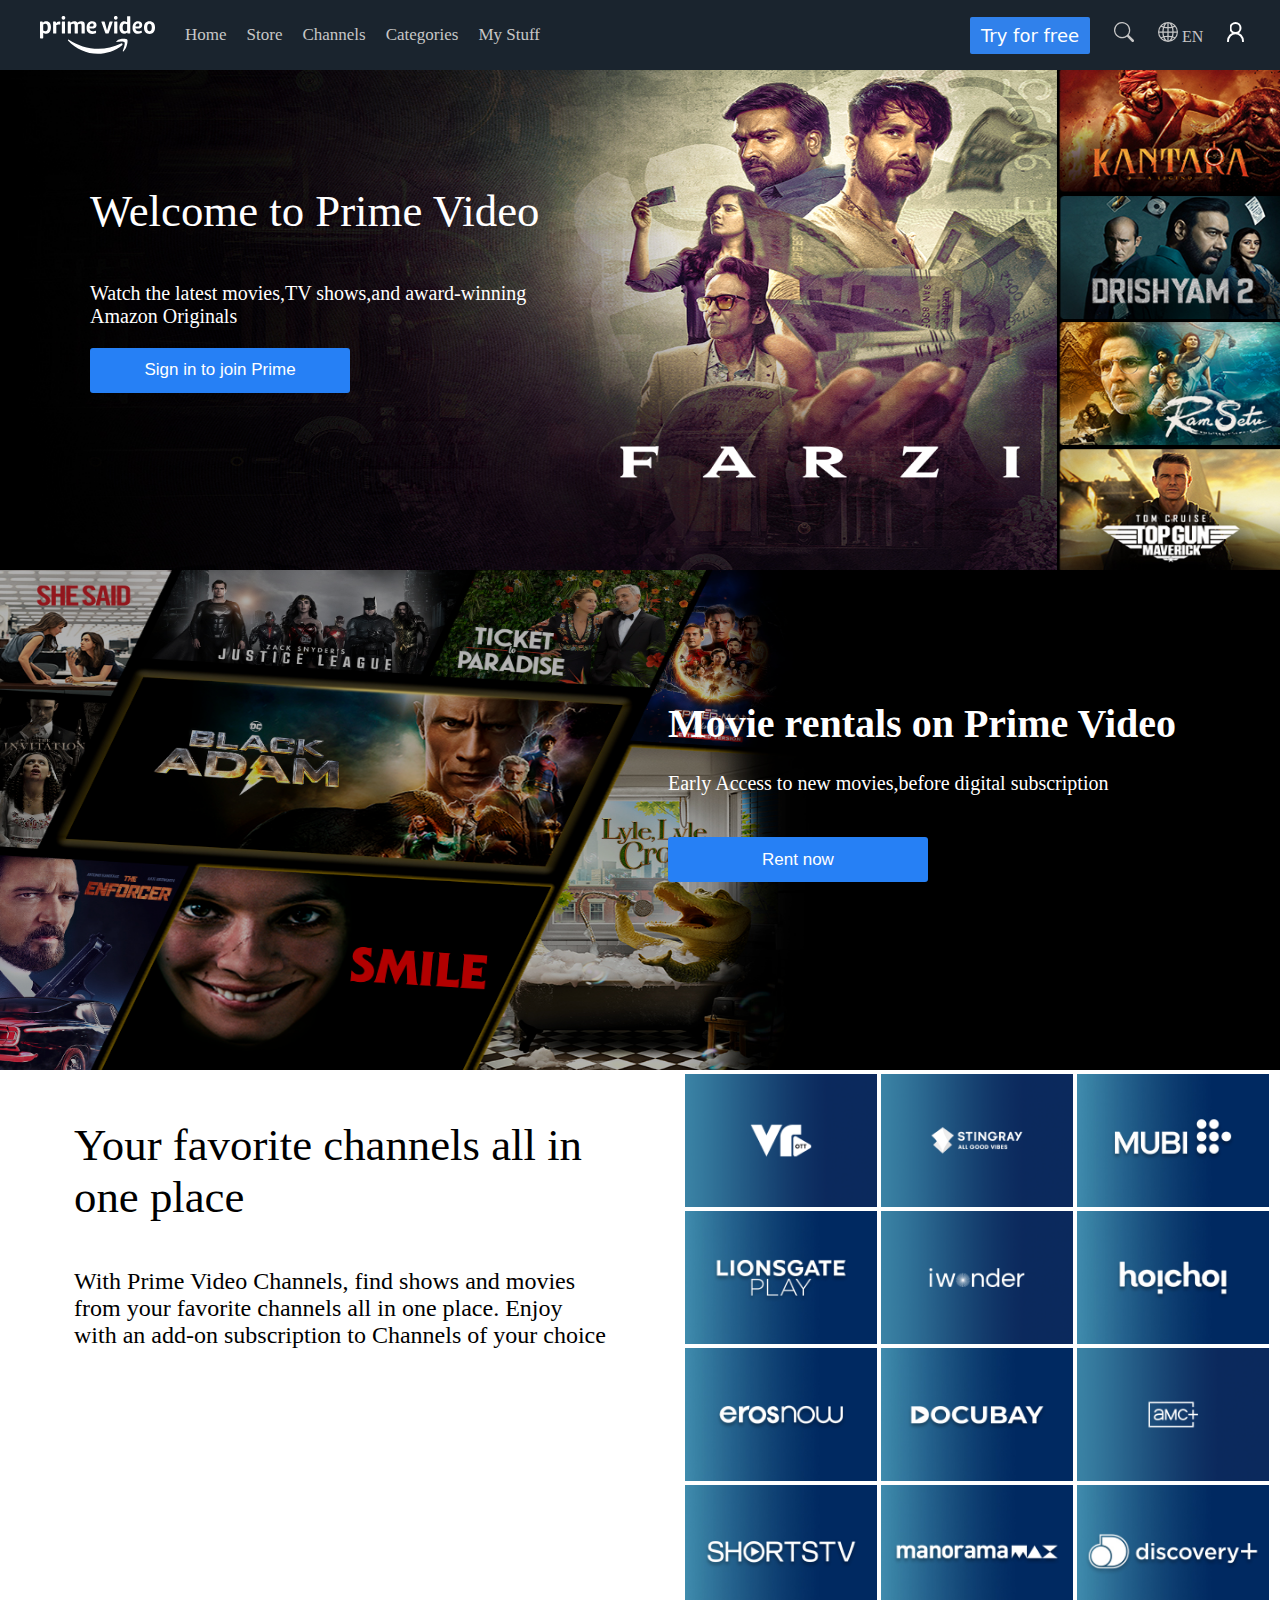
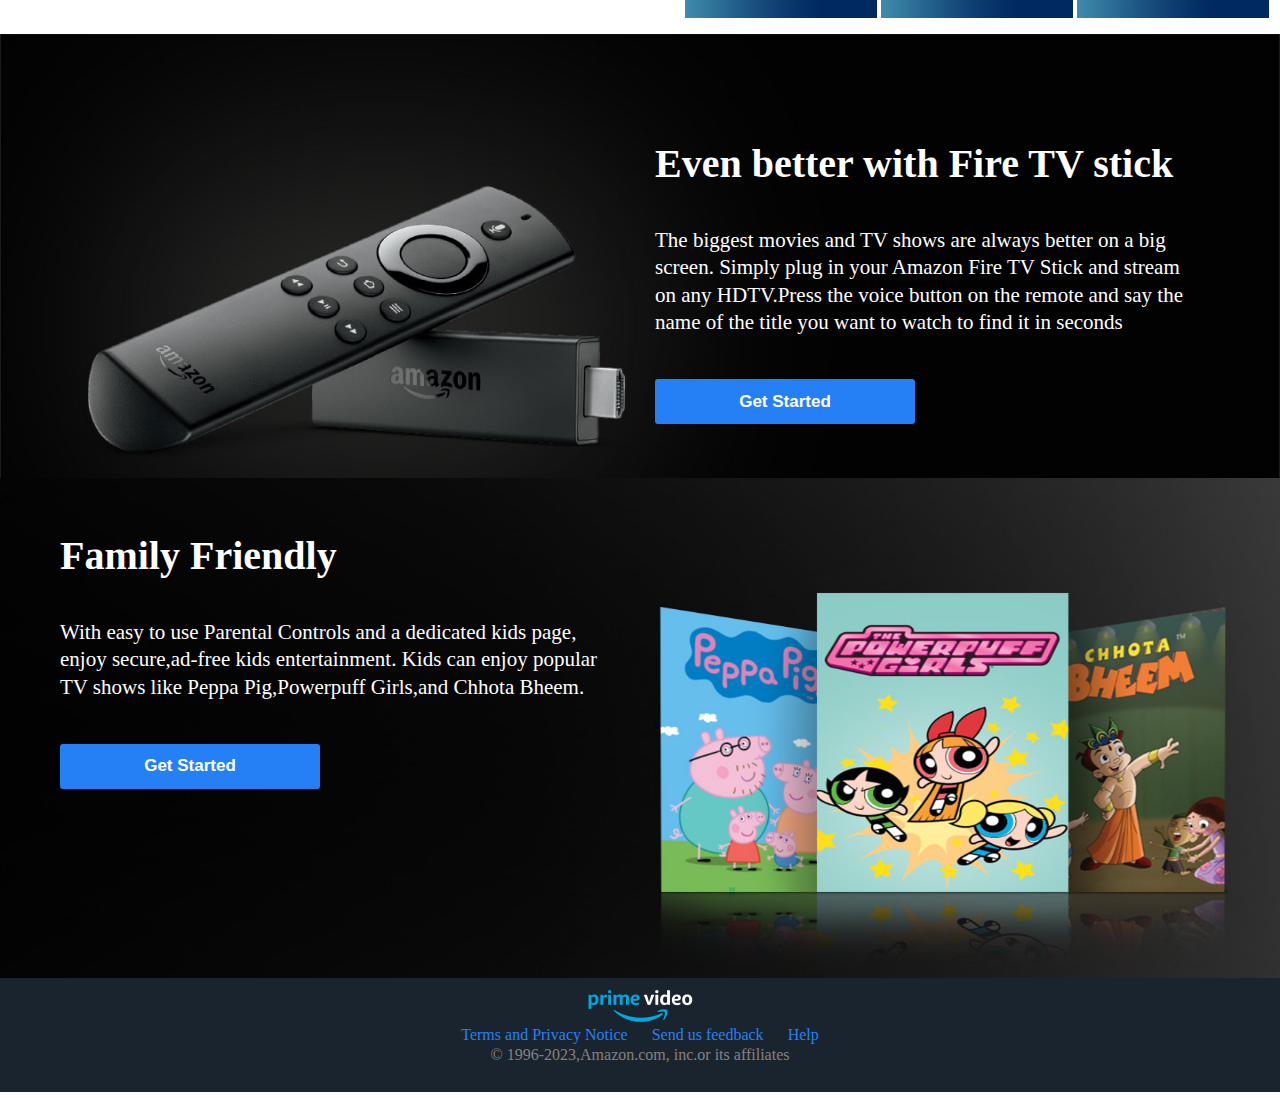
<file: prime video clone/index.html>
<!DOCTYPE html>
<html lang="en">

<head>
    <meta charset="UTF-8">
    <meta http-equiv="X-UA-Compatible" content="IE=edge">
    <meta name="viewport" content="width=device-width, initial-scale=1.0">
    <title>prime video</title>
    <link rel="stylesheet" href="style.css">
</head>

<body>
    <div class="container">

        <section class="top">
            
            <nav class="navbar">
                <img class="logo" src="download.svg" alt="">
                <ul>
                    <li>Home</li>
                <li>Store</li>
                <li>Channels</li>
                <li>Categories</li>
                <li>My Stuff</li>
            </ul>
            <span class="nav-right">
                
                <button class="nav-btn">Try for free</button>
                <svg class="svg-search" xmlns="http://www.w3.org/2000/svg" width="20" height="20" fill="currentColor"
                    class="bi bi-search" viewBox="0 0 16 16">
                    <path
                    d="M11.742 10.344a6.5 6.5 0 1 0-1.397 1.398h-.001c.03.04.062.078.098.115l3.85 3.85a1 1 0 0 0 1.415-1.414l-3.85-3.85a1.007 1.007 0 0 0-.115-.1zM12 6.5a5.5 5.5 0 1 1-11 0 5.5 5.5 0 0 1 11 0z" />
                </svg>
                <span class="language"><svg class="svg-globe" xmlns="http://www.w3.org/2000/svg" width="20" height="20"
                        fill="currentColor" class="bi bi-globe2" viewBox="0 0 16 16">
                        <path
                            d="M0 8a8 8 0 1 1 16 0A8 8 0 0 1 0 8zm7.5-6.923c-.67.204-1.335.82-1.887 1.855-.143.268-.276.56-.395.872.705.157 1.472.257 2.282.287V1.077zM4.249 3.539c.142-.384.304-.744.481-1.078a6.7 6.7 0 0 1 .597-.933A7.01 7.01 0 0 0 3.051 3.05c.362.184.763.349 1.198.49zM3.509 7.5c.036-1.07.188-2.087.436-3.008a9.124 9.124 0 0 1-1.565-.667A6.964 6.964 0 0 0 1.018 7.5h2.49zm1.4-2.741a12.344 12.344 0 0 0-.4 2.741H7.5V5.091c-.91-.03-1.783-.145-2.591-.332zM8.5 5.09V7.5h2.99a12.342 12.342 0 0 0-.399-2.741c-.808.187-1.681.301-2.591.332zM4.51 8.5c.035.987.176 1.914.399 2.741A13.612 13.612 0 0 1 7.5 10.91V8.5H4.51zm3.99 0v2.409c.91.03 1.783.145 2.591.332.223-.827.364-1.754.4-2.741H8.5zm-3.282 3.696c.12.312.252.604.395.872.552 1.035 1.218 1.65 1.887 1.855V11.91c-.81.03-1.577.13-2.282.287zm.11 2.276a6.696 6.696 0 0 1-.598-.933 8.853 8.853 0 0 1-.481-1.079 8.38 8.38 0 0 0-1.198.49 7.01 7.01 0 0 0 2.276 1.522zm-1.383-2.964A13.36 13.36 0 0 1 3.508 8.5h-2.49a6.963 6.963 0 0 0 1.362 3.675c.47-.258.995-.482 1.565-.667zm6.728 2.964a7.009 7.009 0 0 0 2.275-1.521 8.376 8.376 0 0 0-1.197-.49 8.853 8.853 0 0 1-.481 1.078 6.688 6.688 0 0 1-.597.933zM8.5 11.909v3.014c.67-.204 1.335-.82 1.887-1.855.143-.268.276-.56.395-.872A12.63 12.63 0 0 0 8.5 11.91zm3.555-.401c.57.185 1.095.409 1.565.667A6.963 6.963 0 0 0 14.982 8.5h-2.49a13.36 13.36 0 0 1-.437 3.008zM14.982 7.5a6.963 6.963 0 0 0-1.362-3.675c-.47.258-.995.482-1.565.667.248.92.4 1.938.437 3.008h2.49zM11.27 2.461c.177.334.339.694.482 1.078a8.368 8.368 0 0 0 1.196-.49 7.01 7.01 0 0 0-2.275-1.52c.218.283.418.597.597.932zm-.488 1.343a7.765 7.765 0 0 0-.395-.872C9.835 1.897 9.17 1.282 8.5 1.077V4.09c.81-.03 1.577-.13 2.282-.287z" />
                    </svg>
                    EN</span>
                <svg class="svg-person" xmlns="http://www.w3.org/2000/svg" width="17" height="20"
                xmlns:xlink="http://www.w3.org/1999/xlink">
                    <defs>
                        <circle id="a" cx="7.5" cy="6" r="6" />
                        <mask id="b" width="12" height="12" x="0" y="0" fill="#fff">
                            <use xlink:href="#a" />
                        </mask>
                    </defs>
                    <g fill="none" fill-rule="evenodd" stroke="#FFF" transform="translate(1)">
                        <path stroke-width="2" d="M14.97 19.24c0-4.477-3.35-8.107-7.485-8.107S0 14.763 0 19.24"
                            stroke-linecap="round" />
                        <use stroke-width="4" mask="url(#b)" xlink:href="#a" />
                    </g>
                </svg>
            </span>
        </nav>
    </section>
    <div>
        <section class="section1">
            <div><img src="section1 bg.jpg" alt=""></div>
            <div class="section1-text">
                <p class="p1">Welcome to Prime Video</p>
                <p class="p2">Watch the latest movies,TV shows,and award-winning Amazon Originals</p>
                <button class="btn-1">Sign in to join Prime</button>
            </div>
        </section>
    </div>
    <div>
        <section class="section2">
            <div><img src="sectoion2 bg.jpg" alt=""></div>
            <div class="section2-text">
                <p class="p3">Movie rentals on Prime Video</p>
                <p class="p4">Early Access to new movies,before digital subscription</p>
                <button class="btn-2">Rent now</button>
            </div>
            
        </section>
    </div>
    <div>
        <section class="section3">
            <div class="section3-text">
                <p class="p5">Your favorite channels all in one place</p>
                <p class="p6">With Prime Video Channels, find shows and movies from your favorite channels all in one
                    place. Enjoy with an add-on subscription to Channels of your choice</p>
                </div>
                
            <div class="channels">
                <img src="channel 1.png" alt="">
                <img src="channel 2.png" alt="">
                <img src="channel 3.jpg" alt="">
                <img src="channel 4.jpg" alt="">
                <img src="channel 5.png" alt="">
                <img src="channel 6.jpg" alt="">
                <img src="channel 7.jpg" alt="">
                <img src="channel 8.jpg" alt="">
                <img src="channel 9.png" alt="">
                <img src="channel 10.jpg" alt="">
                <img src="channel 11.jpg" alt="">
                <img src="channel 12.jpg" alt="">
            </div>
        </section>
    </div>


    <section class="section4">
        <img src="section4.jpg" alt="">
        <div class="section4-text">
            
            <p class="p7">Even better with Fire TV stick</p>
            <p class="p8">The biggest movies and TV shows are always better on a big screen. Simply plug in your Amazon
                Fire TV Stick and stream on any HDTV.Press the voice button on the remote and say the name of the title
                you want to watch to find it in seconds</p>
                <button class="btn-3">Get Started</button>
            </div>
        </section>
        
        <section class="section5">
            <img src="section5-bg.jpg" alt="">
            
            <div class="section5-text">
                <p class="p9">Family Friendly</p>
                <p class="p10">With easy to use Parental Controls and a dedicated kids page, enjoy secure,ad-free kids
                entertainment. Kids can enjoy popular TV shows like Peppa Pig,Powerpuff Girls,and Chhota Bheem.</p>
                <button class="btn-4">Get Started</button>
            </div>
            
        </section>
        
        <footer>
        <div>
            <img src="prime video footer.png" alt="">
            <div class="a"><a href="">Terms and Privacy Notice</a>
                <a href="">Send us feedback</a>
                <a href="">Help</a>
            </div>
            <p>© 1996-2023,Amazon.com, inc.or its affiliates</p>
        </div>
    </footer>
    
</div>

    
    
    
    
</body>

</html>
</file>
<file: prime video clone/style.css>
@import url('https://fonts.cdnfonts.com/css/amazon-ember');

/* styling navbar */
body {
    font-family: 'Amazon Ember';

}
.container{
    margin: -8px;
}

.top {
    background-color: #1a242e;
    margin: 0px;
    position: sticky;
    top: 0px;
    z-index: +1;
}

.navbar {

    color: rgb(199, 199, 199);
    display: flex;
    align-items: center;
    height: 70px;
}

ul {
    font-size: 17px;
    display: flex;
    list-style: none;
    margin-left: -30px;
}

ul li {
    justify-content: space-between;
    margin-left: 20px;
    cursor: pointer;
}

.logo {
    width: 115px;
    padding-left: 40px;
    height: 38px;
    cursor: pointer;
}

.nav-btn {
    width: 120px;
    height: 37px;
    font-family: system-ui, -apple-system, BlinkMacSystemFont, 'Segoe UI', Roboto, Oxygen, Ubuntu, Cantarell, 'Open Sans', 'Helvetica Neue', sans-serif;
    background-color: rgb(48, 129, 235);
    font-size: 18px;
    color: white;
    border: none;
    border-radius: 2px;
    font-weight: lighter;
    cursor: pointer;
}

.nav-btn:hover {
    background-color: rgb(99, 159, 238);
}

.nav-right {
    padding-left: 430px;
}

.svg-search {
    padding-left: 20px;
    cursor: pointer;
}

.language {
    padding-left: 20px;
    cursor: pointer;
}

.svg-person {
    padding-left: 20px;
    cursor: pointer;
}

/* designing the section 1 */

.section1 img {
    width: 100%;
    height: 500px;
    position: relative;
}

.section1 {
    color: white;
}

.section1-text {
    position: absolute;
    width: 483px;
    top: 140px;
    padding-left: 90px;
}

.p1 {
    font-size: 44.8px;
    font-weight: 400;
}

.p2 {
    font-size: 20px;
    font-weight: 100;
}

.btn-1 {
    width: 260px;
    height: 45px;
    background-color: rgb(38, 128, 245);
    color: white;
    font-size: 17px;
    border-radius: 3px;
    border: none;
}

.btn-1:hover {
    background-color: rgb(85, 149, 233);
}

/* styling section 2 */

.section2 img {
    width: 100%;
    height: 500px;
    margin-top: -4px;
    position: relative;
    filter: brightness(70%);
}

.section2-text {
    width: 522px;
    position: absolute;
    color: white;
    right: 90px;
    top: 660px;
}

.p3 {
    font-size: 40px;
    font-weight: bolder;
}

.p4 {
    font-size: 20px;
    margin-top: -15px;
    font-weight: lighter;
}

.btn-2 {
    width: 260px;
    height: 45px;
    background-color: rgb(38, 128, 245);
    color: white;
    font-size: 17px;
    border-radius: 3px;
    border: none;
    margin-top: 22px;
}

.btn-2:hover {
    background-color: rgb(85, 149, 233);
}

/* styling section 3 */


.section3 {
    height: 500px;
    display: flex;

}

.section3-text {
    width: 540px;
    margin-left: 74px;
}

.p5 {
    font-size: 44.8px;
    font-weight: 400;
}

.p6 {
    font-size: 24px;
    font-weight: 400;
}

.channels img {
    width: 192px;
    height: 133px;
}

.channels {
    width: 600px;
    padding-left: 75px;
}

/* styling section-4 */


.section4 img {
    width: 100%;
    height: 550px;
    margin-top: 60px;
    position: relative;
}

.section4-text {
    width: 545px;
    color: white;
    position: absolute;
    right: 80px;
    top: 1700px;
}

.p7 {
    font-size: 40px;
    font-weight: 700;
}

.p8 {
    font-size: 21px;
    font-weight: 400;
    line-height: 27.3px;
}

.btn-3 {
    width: 260px;
    height: 45px;
    background-color: rgb(38, 128, 245);
    color: white;
    font-size: 17px;
    border-radius: 3px;
    border: none;
    margin-top: 22px;
    font-weight: 700;
}

.btn-3:hover {
    background-color: rgb(85, 149, 233);
}

/* styling section 5 */


.section5 img {
    width: 100%;
    height: 500px;
    margin-top: -110px;
    position: relative;
}

.section5-text {
    width: 545px;
    position: absolute;
    top: 2092px;
    color: white;
    left: 60px;
}

.p9 {
    font-size: 40px;
    font-weight: 700;
}

.p10 {
    font-size: 21px;
    font-weight: 400;
    line-height: 27.3px
}

.btn-4 {
    width: 260px;
    height: 45px;
    background-color: rgb(38, 128, 245);
    color: white;
    font-size: 17px;
    border-radius: 3px;
    border: none;
    margin-top: 22px;
    font-weight: 700;
    line-height: 22.1px;
}

.btn-4:hover {
    background-color: rgb(85, 149, 233);
}

footer {
    background-color: #1a242e;
    height: 130px;
    margin-top: -20px;
    text-align: center;
}

footer a {
    color: rgb(38, 128, 245);
    text-decoration: none;
    padding: 10px;
}

.a {
    padding-top: 0px;
}

footer img {
    padding-top: 10px;
}

footer p {
    color: rgb(133, 130, 130);
    margin-top: -16px;
}

footer div {
    align-items: center;
    padding: 18px;
}
</file>
